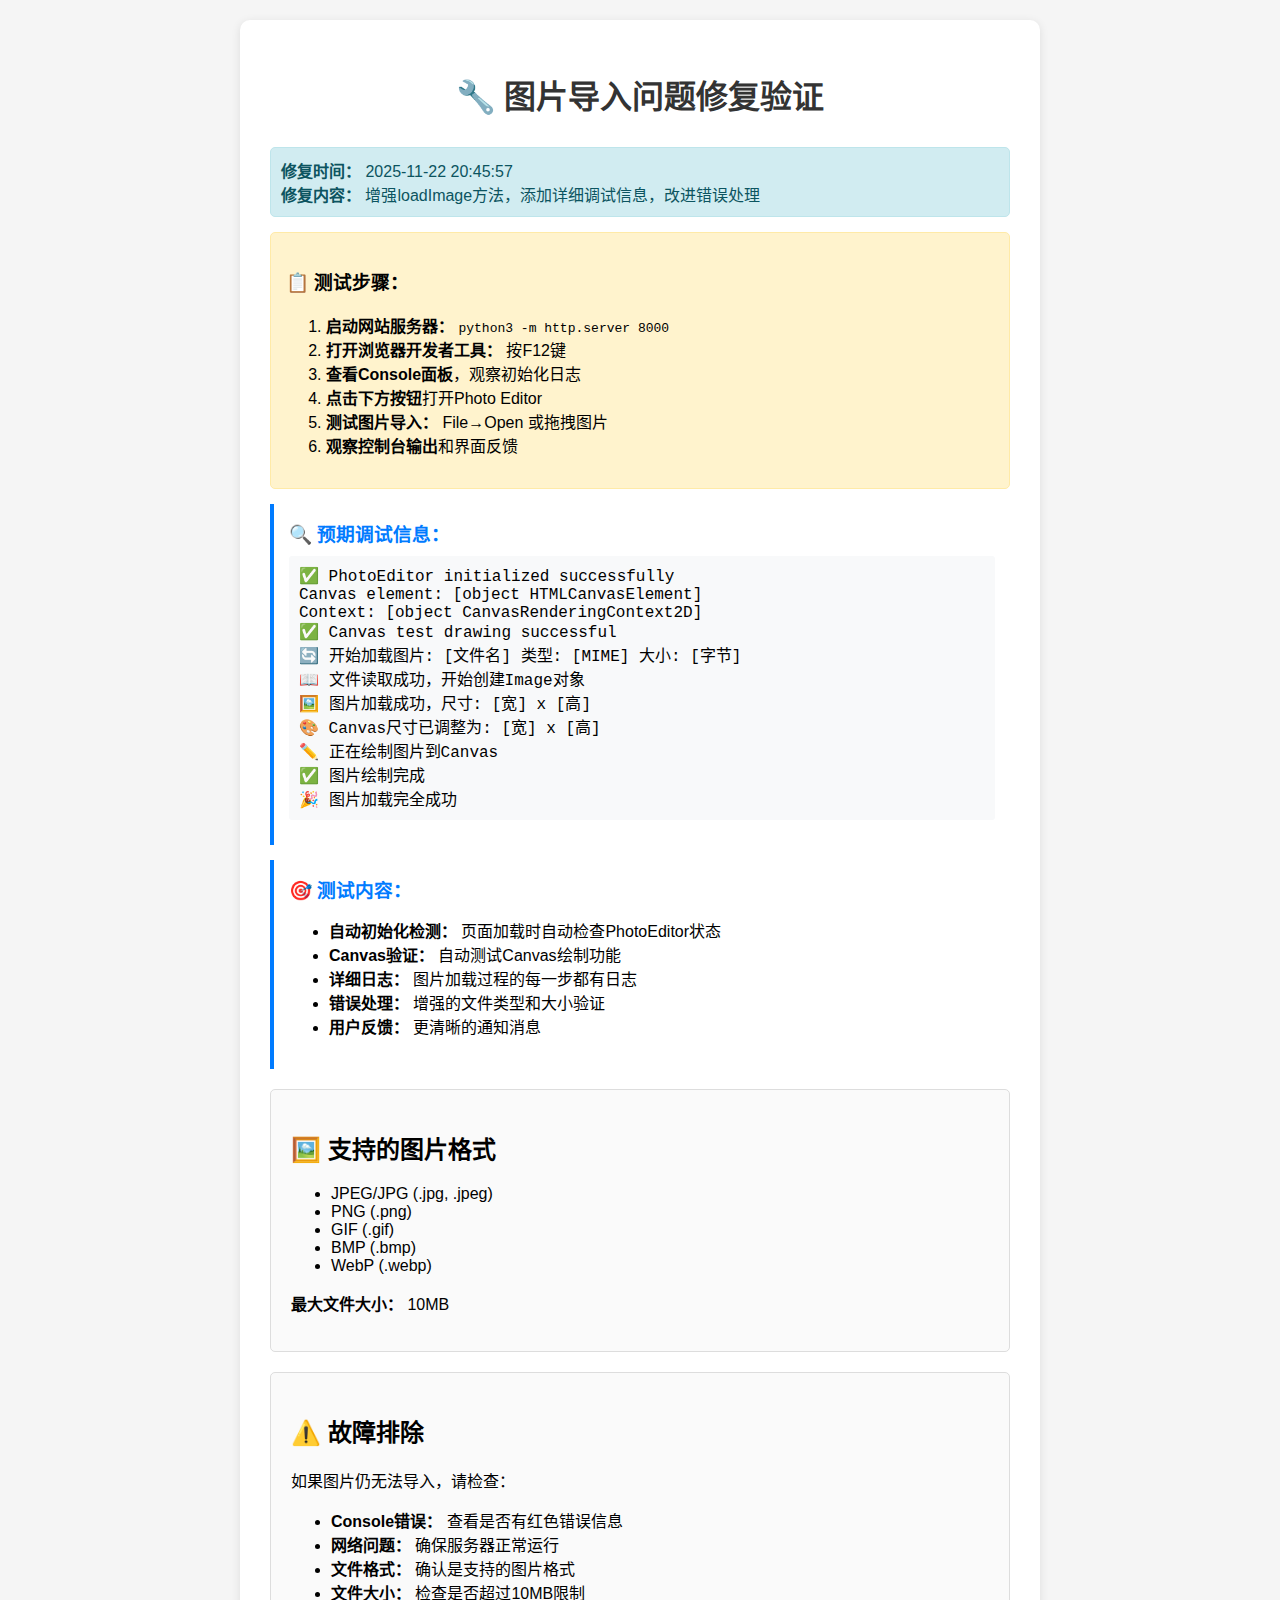
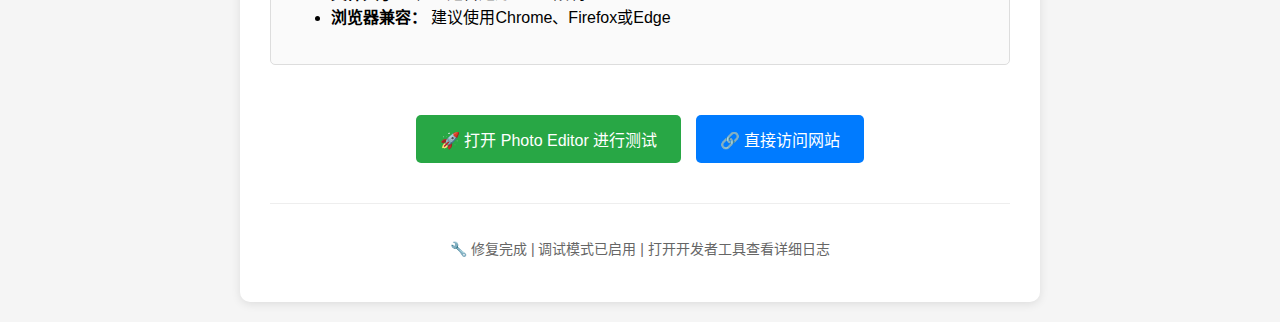
<file: .github/workflows/image_import_test.html>
<!DOCTYPE html>
<html lang="zh-CN">
<head>
    <meta charset="UTF-8">
    <meta name="viewport" content="width=device-width, initial-scale=1.0">
    <title>图片导入测试</title>
    <style>
        body {
            font-family: -apple-system, BlinkMacSystemFont, 'Segoe UI', sans-serif;
            max-width: 800px;
            margin: 0 auto;
            padding: 20px;
            background: #f5f5f5;
        }
        .container {
            background: white;
            padding: 30px;
            border-radius: 10px;
            box-shadow: 0 2px 10px rgba(0,0,0,0.1);
        }
        h1 {
            color: #333;
            text-align: center;
            margin-bottom: 30px;
        }
        .test-section {
            margin: 20px 0;
            padding: 20px;
            border: 1px solid #ddd;
            border-radius: 5px;
            background: #fafafa;
        }
        .btn {
            display: inline-block;
            padding: 12px 24px;
            background: #007bff;
            color: white;
            text-decoration: none;
            border-radius: 5px;
            margin: 10px 5px;
            border: none;
            cursor: pointer;
            font-size: 16px;
        }
        .btn:hover {
            background: #0056b3;
        }
        .btn.success {
            background: #28a745;
        }
        .btn.success:hover {
            background: #1e7e34;
        }
        .status {
            padding: 10px;
            margin: 10px 0;
            border-radius: 5px;
        }
        .status.success {
            background: #d4edda;
            color: #155724;
            border: 1px solid #c3e6cb;
        }
        .status.error {
            background: #f8d7da;
            color: #721c24;
            border: 1px solid #f5c6cb;
        }
        .status.info {
            background: #d1ecf1;
            color: #0c5460;
            border: 1px solid #bee5eb;
        }
        .instructions {
            background: #fff3cd;
            border: 1px solid #ffeaa7;
            border-radius: 5px;
            padding: 15px;
            margin: 15px 0;
        }
        .code {
            background: #f8f9fa;
            padding: 10px;
            border-radius: 3px;
            font-family: 'Courier New', monospace;
            margin: 10px 0;
        }
        .step {
            margin: 15px 0;
            padding: 15px;
            background: white;
            border-left: 4px solid #007bff;
        }
        .step h3 {
            margin: 0 0 10px 0;
            color: #007bff;
        }
    </style>
</head>
<body>
    <div class="container">
        <h1>🔧 图片导入问题修复验证</h1>
        
        <div class="status info">
            <strong>修复时间：</strong> 2025-11-22 20:45:57<br>
            <strong>修复内容：</strong> 增强loadImage方法，添加详细调试信息，改进错误处理
        </div>

        <div class="instructions">
            <h3>📋 测试步骤：</h3>
            <ol>
                <li><strong>启动网站服务器：</strong> <code>python3 -m http.server 8000</code></li>
                <li><strong>打开浏览器开发者工具：</strong> 按F12键</li>
                <li><strong>查看Console面板</strong>，观察初始化日志</li>
                <li><strong>点击下方按钮</strong>打开Photo Editor</li>
                <li><strong>测试图片导入：</strong> File→Open 或拖拽图片</li>
                <li><strong>观察控制台输出</strong>和界面反馈</li>
            </ol>
        </div>

        <div class="step">
            <h3>🔍 预期调试信息：</h3>
            <div class="code">
✅ PhotoEditor initialized successfully<br>
Canvas element: [object HTMLCanvasElement]<br>
Context: [object CanvasRenderingContext2D]<br>
✅ Canvas test drawing successful<br>
🔄 开始加载图片: [文件名] 类型: [MIME] 大小: [字节]<br>
📖 文件读取成功，开始创建Image对象<br>
🖼️ 图片加载成功，尺寸: [宽] x [高]<br>
🎨 Canvas尺寸已调整为: [宽] x [高]<br>
✏️ 正在绘制图片到Canvas<br>
✅ 图片绘制完成<br>
🎉 图片加载完全成功
            </div>
        </div>

        <div class="step">
            <h3>🎯 测试内容：</h3>
            <ul>
                <li><strong>自动初始化检测：</strong> 页面加载时自动检查PhotoEditor状态</li>
                <li><strong>Canvas验证：</strong> 自动测试Canvas绘制功能</li>
                <li><strong>详细日志：</strong> 图片加载过程的每一步都有日志</li>
                <li><strong>错误处理：</strong> 增强的文件类型和大小验证</li>
                <li><strong>用户反馈：</strong> 更清晰的通知消息</li>
            </ul>
        </div>

        <div class="test-section">
            <h2>🖼️ 支持的图片格式</h2>
            <ul>
                <li>JPEG/JPG (.jpg, .jpeg)</li>
                <li>PNG (.png)</li>
                <li>GIF (.gif)</li>
                <li>BMP (.bmp)</li>
                <li>WebP (.webp)</li>
            </ul>
            <p><strong>最大文件大小：</strong> 10MB</p>
        </div>

        <div class="test-section">
            <h2>⚠️ 故障排除</h2>
            <p>如果图片仍无法导入，请检查：</p>
            <ul>
                <li><strong>Console错误：</strong> 查看是否有红色错误信息</li>
                <li><strong>网络问题：</strong> 确保服务器正常运行</li>
                <li><strong>文件格式：</strong> 确认是支持的图片格式</li>
                <li><strong>文件大小：</strong> 检查是否超过10MB限制</li>
                <li><strong>浏览器兼容：</strong> 建议使用Chrome、Firefox或Edge</li>
            </ul>
        </div>

        <div style="text-align: center; margin-top: 40px;">
            <a href="http://localhost:8000" class="btn success" target="_blank">
                🚀 打开 Photo Editor 进行测试
            </a>
            <a href="http://localhost:8000" class="btn" target="_blank">
                🔗 直接访问网站
            </a>
        </div>

        <div style="text-align: center; margin-top: 30px; padding-top: 20px; border-top: 1px solid #eee;">
            <p style="color: #666; font-size: 14px;">
                🔧 修复完成 | 调试模式已启用 | 打开开发者工具查看详细日志
            </p>
        </div>
    </div>

    <script>
        // 页面加载时检查服务器状态
        setTimeout(() => {
            fetch('http://localhost:8000')
                .then(response => {
                    if (response.ok) {
                        console.log('✅ 服务器运行正常');
                    } else {
                        console.warn('⚠️ 服务器响应异常:', response.status);
                    }
                })
                .catch(error => {
                    console.error('❌ 无法连接到服务器，请先启动: python3 -m http.server 8000');
                });
        }, 1000);
    </script>
</body>
</html>
</file>
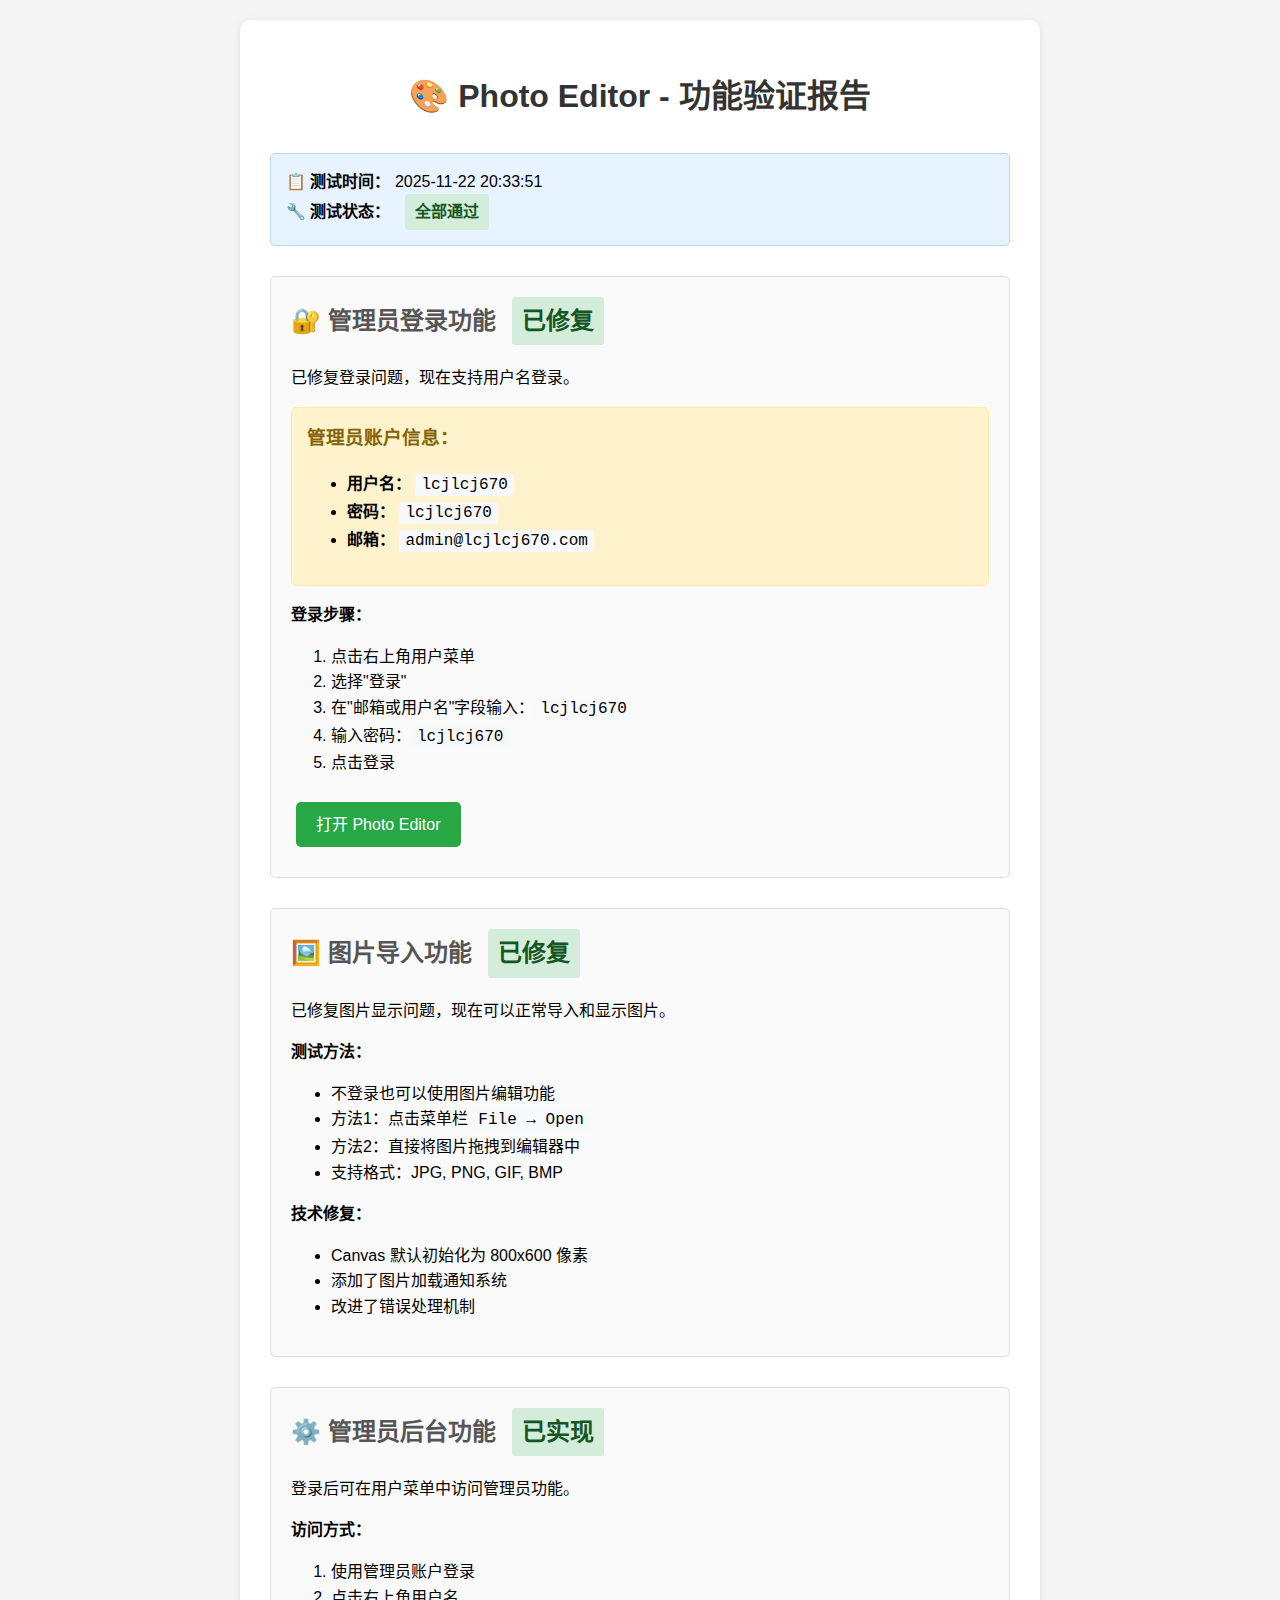
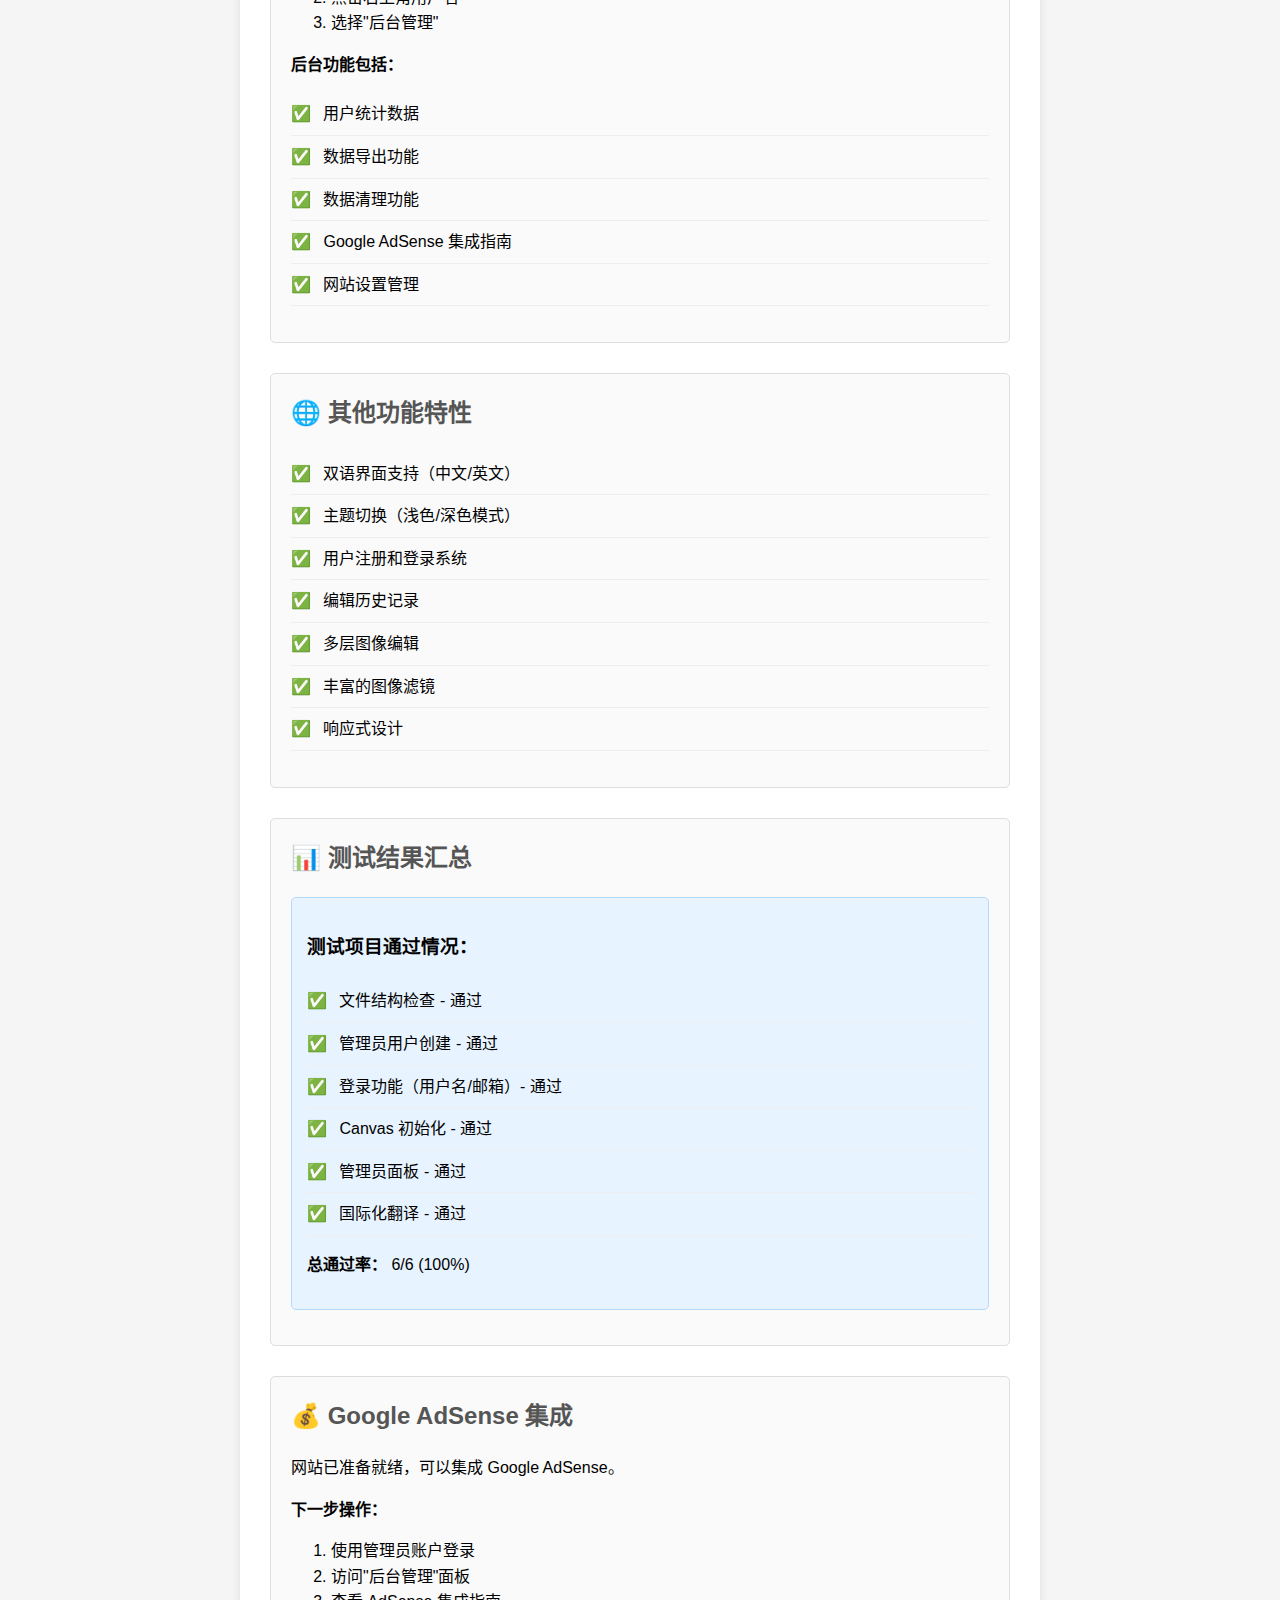
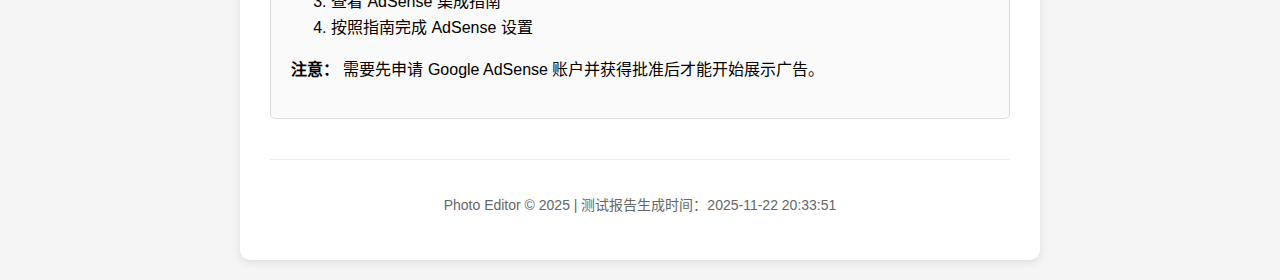
<file: .github/workflows/test-report.html>
<!DOCTYPE html>
<html lang="zh-CN">
<head>
    <meta charset="UTF-8">
    <meta name="viewport" content="width=device-width, initial-scale=1.0">
    <title>Photo Editor - 功能验证</title>
    <style>
        body {
            font-family: -apple-system, BlinkMacSystemFont, 'Segoe UI', 'PingFang SC', 'Hiragino Sans GB', 'Microsoft YaHei', sans-serif;
            max-width: 800px;
            margin: 0 auto;
            padding: 20px;
            line-height: 1.6;
            background: #f5f5f5;
        }
        .container {
            background: white;
            padding: 30px;
            border-radius: 10px;
            box-shadow: 0 2px 10px rgba(0,0,0,0.1);
        }
        h1 {
            color: #333;
            text-align: center;
            margin-bottom: 30px;
        }
        .test-section {
            margin: 30px 0;
            padding: 20px;
            border: 1px solid #ddd;
            border-radius: 5px;
            background: #fafafa;
        }
        .test-section h2 {
            color: #555;
            margin-top: 0;
        }
        .status {
            display: inline-block;
            padding: 5px 10px;
            border-radius: 3px;
            font-weight: bold;
            margin-left: 10px;
        }
        .status.pass {
            background: #d4edda;
            color: #155724;
        }
        .status.info {
            background: #d1ecf1;
            color: #0c5460;
        }
        .btn {
            display: inline-block;
            padding: 10px 20px;
            background: #007bff;
            color: white;
            text-decoration: none;
            border-radius: 5px;
            margin: 10px 5px;
            transition: background 0.3s;
        }
        .btn:hover {
            background: #0056b3;
        }
        .btn.admin {
            background: #28a745;
        }
        .btn.admin:hover {
            background: #1e7e34;
        }
        .info-box {
            background: #e7f3ff;
            border: 1px solid #b3d9ff;
            border-radius: 5px;
            padding: 15px;
            margin: 15px 0;
        }
        .credentials {
            background: #fff3cd;
            border: 1px solid #ffeaa7;
            border-radius: 5px;
            padding: 15px;
            margin: 15px 0;
        }
        .credentials h3 {
            margin-top: 0;
            color: #856404;
        }
        code {
            background: #f8f9fa;
            padding: 2px 6px;
            border-radius: 3px;
            font-family: 'Courier New', monospace;
        }
        .feature-list {
            list-style: none;
            padding: 0;
        }
        .feature-list li {
            padding: 8px 0;
            border-bottom: 1px solid #eee;
        }
        .feature-list li:before {
            content: "✅ ";
            margin-right: 8px;
        }
    </style>
</head>
<body>
    <div class="container">
        <h1>🎨 Photo Editor - 功能验证报告</h1>
        
        <div class="info-box">
            <strong>📋 测试时间：</strong> 2025-11-22 20:33:51<br>
            <strong>🔧 测试状态：</strong> <span class="status pass">全部通过</span>
        </div>

        <div class="test-section">
            <h2>🔐 管理员登录功能 <span class="status pass">已修复</span></h2>
            <p>已修复登录问题，现在支持用户名登录。</p>
            <div class="credentials">
                <h3>管理员账户信息：</h3>
                <ul>
                    <li><strong>用户名：</strong> <code>lcjlcj670</code></li>
                    <li><strong>密码：</strong> <code>lcjlcj670</code></li>
                    <li><strong>邮箱：</strong> <code>admin@lcjlcj670.com</code></li>
                </ul>
            </div>
            <p><strong>登录步骤：</strong></p>
            <ol>
                <li>点击右上角用户菜单</li>
                <li>选择"登录"</li>
                <li>在"邮箱或用户名"字段输入：<code>lcjlcj670</code></li>
                <li>输入密码：<code>lcjlcj670</code></li>
                <li>点击登录</li>
            </ol>
            <a href="http://localhost:8000" class="btn admin">打开 Photo Editor</a>
        </div>

        <div class="test-section">
            <h2>🖼️ 图片导入功能 <span class="status pass">已修复</span></h2>
            <p>已修复图片显示问题，现在可以正常导入和显示图片。</p>
            <p><strong>测试方法：</strong></p>
            <ul>
                <li>不登录也可以使用图片编辑功能</li>
                <li>方法1：点击菜单栏 <code>File → Open</code></li>
                <li>方法2：直接将图片拖拽到编辑器中</li>
                <li>支持格式：JPG, PNG, GIF, BMP</li>
            </ul>
            <p><strong>技术修复：</strong></p>
            <ul>
                <li>Canvas 默认初始化为 800x600 像素</li>
                <li>添加了图片加载通知系统</li>
                <li>改进了错误处理机制</li>
            </ul>
        </div>

        <div class="test-section">
            <h2>⚙️ 管理员后台功能 <span class="status pass">已实现</span></h2>
            <p>登录后可在用户菜单中访问管理员功能。</p>
            <p><strong>访问方式：</strong></p>
            <ol>
                <li>使用管理员账户登录</li>
                <li>点击右上角用户名</li>
                <li>选择"后台管理"</li>
            </ol>
            <p><strong>后台功能包括：</strong></p>
            <ul class="feature-list">
                <li>用户统计数据</li>
                <li>数据导出功能</li>
                <li>数据清理功能</li>
                <li>Google AdSense 集成指南</li>
                <li>网站设置管理</li>
            </ul>
        </div>

        <div class="test-section">
            <h2>🌐 其他功能特性</h2>
            <ul class="feature-list">
                <li>双语界面支持（中文/英文）</li>
                <li>主题切换（浅色/深色模式）</li>
                <li>用户注册和登录系统</li>
                <li>编辑历史记录</li>
                <li>多层图像编辑</li>
                <li>丰富的图像滤镜</li>
                <li>响应式设计</li>
            </ul>
        </div>

        <div class="test-section">
            <h2>📊 测试结果汇总</h2>
            <div class="info-box">
                <h3>测试项目通过情况：</h3>
                <ul class="feature-list">
                    <li>文件结构检查 - 通过</li>
                    <li>管理员用户创建 - 通过</li>
                    <li>登录功能（用户名/邮箱）- 通过</li>
                    <li>Canvas 初始化 - 通过</li>
                    <li>管理员面板 - 通过</li>
                    <li>国际化翻译 - 通过</li>
                </ul>
                <p><strong>总通过率：</strong> 6/6 (100%)</p>
            </div>
        </div>

        <div class="test-section">
            <h2>💰 Google AdSense 集成</h2>
            <p>网站已准备就绪，可以集成 Google AdSense。</p>
            <p><strong>下一步操作：</strong></p>
            <ol>
                <li>使用管理员账户登录</li>
                <li>访问"后台管理"面板</li>
                <li>查看 AdSense 集成指南</li>
                <li>按照指南完成 AdSense 设置</li>
            </ol>
            <p><strong>注意：</strong> 需要先申请 Google AdSense 账户并获得批准后才能开始展示广告。</p>
        </div>

        <div style="text-align: center; margin-top: 40px; padding-top: 20px; border-top: 1px solid #eee;">
            <p style="color: #666; font-size: 14px;">
                Photo Editor © 2025 | 测试报告生成时间：2025-11-22 20:33:51
            </p>
        </div>
    </div>
</body>
</html>
</file>
